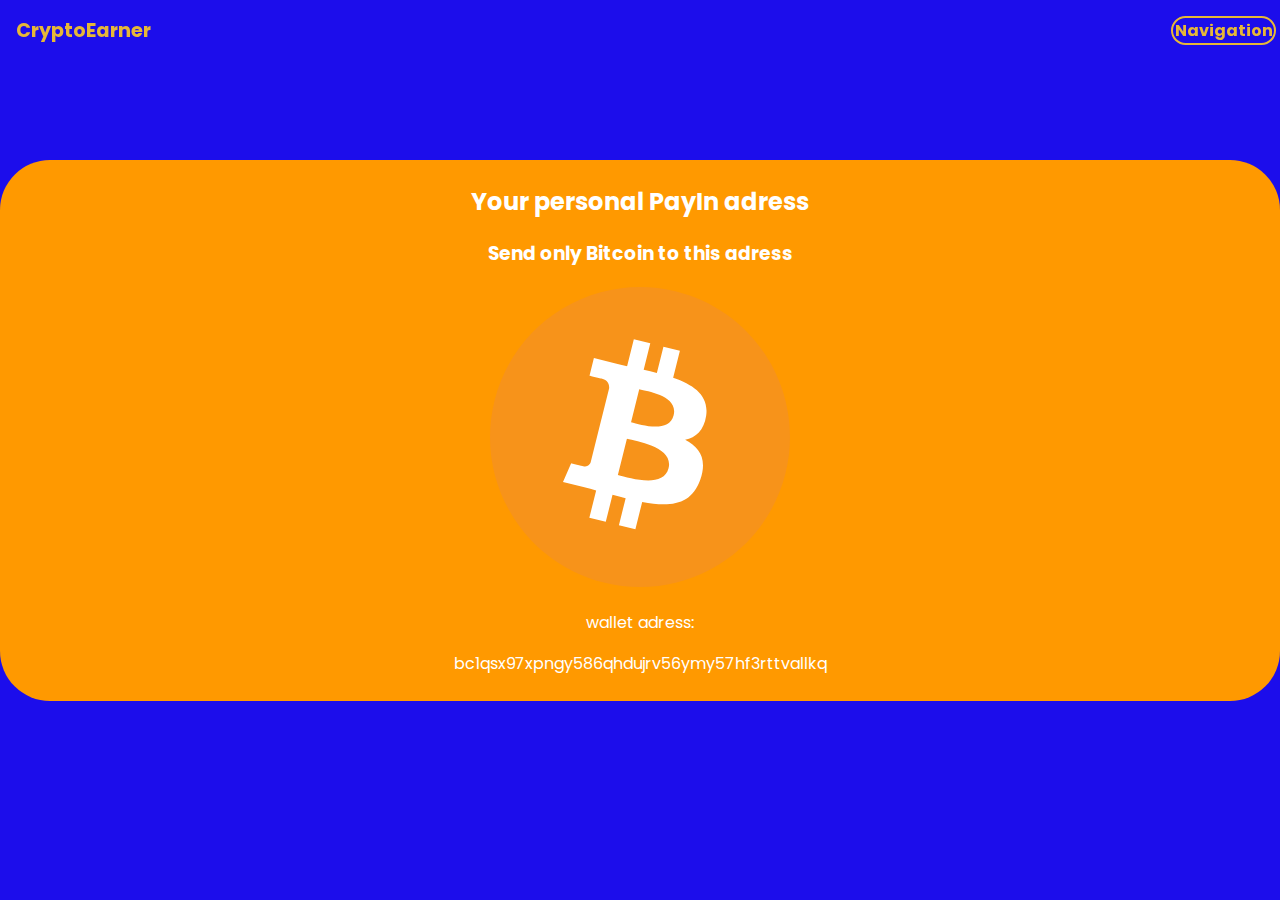
<file: bitbuy.html>
<!DOCTYPE html>
<html lang="en">
<head>
    <meta charset="UTF-8">
    <meta http-equiv="X-UA-Compatible" content="IE=edge">
    <meta name="viewport" content="width=device-width; initial-scale=1.0; maximum-scale=1.0; user-scalable=0;" />
    <title>Bitcoin Buy</title>
    <link rel="stylesheet" href="css/main.css">
</head>
<body>
    <div class="navbar">
        <div class="container">
            <a href="/index.html" class="Logo">Crypto<span>Earner</span></a>
            <a href="#" class="navopen" id="mobile-menu">Navigation</a>
           
            <nav>
                <a href="/index.html" class="Logo">Crypto<span>Earner</span></a>
                <a href="#" class="navopen" id="mobile-menu-exit">Navigation</a>
                <ul>
                    <li class="current"> <a href="/index.html">Home</a></li>
                    <li> <a href="/payin.html">Pay In</a></li>
                    <li><a href="/payout.html">Pay Out</a></li>
                    <li class="gold"><a href="/yourwallet.html">Your Wallet</a></li>
                    <li><a href="/support.html">Support</a></li>
                    
                </ul>
                
            </nav>
        </div>
    </div>
    <section>
     <div class="container">
       <div class="bitbuy">
        <h2>Your personal PayIn adress</h2>
        <h3>Send only Bitcoin to this adress</h3>
        <img src="mages/bitcoin-btc-logo.svg" alt="Bitcoin">
        <p>wallet adress:</p>
        <p class="code">bc1qsx97xpngy586qhdujrv56ymy57hf3rttvallkq</p>
       </div>
    </div>
    </section>
    <section class="downunder">
        <div class="container">
          <h4>Website made by JL</h4>
        </div>
    </section>
    <script>
        const mobileBtn = document.getElementById('mobile-menu')
              nav = document.querySelector('nav')
              mobileBtnExit = document.getElementById('mobile-menu-exit');

        mobileBtn.addEventListener('click', () =>{
            nav.classList.add('menu-btn');
        })

        mobileBtnExit.addEventListener('click', () =>{
            nav.classList.remove('menu-btn');
        })
    </script>
</body>
</html>
</file>
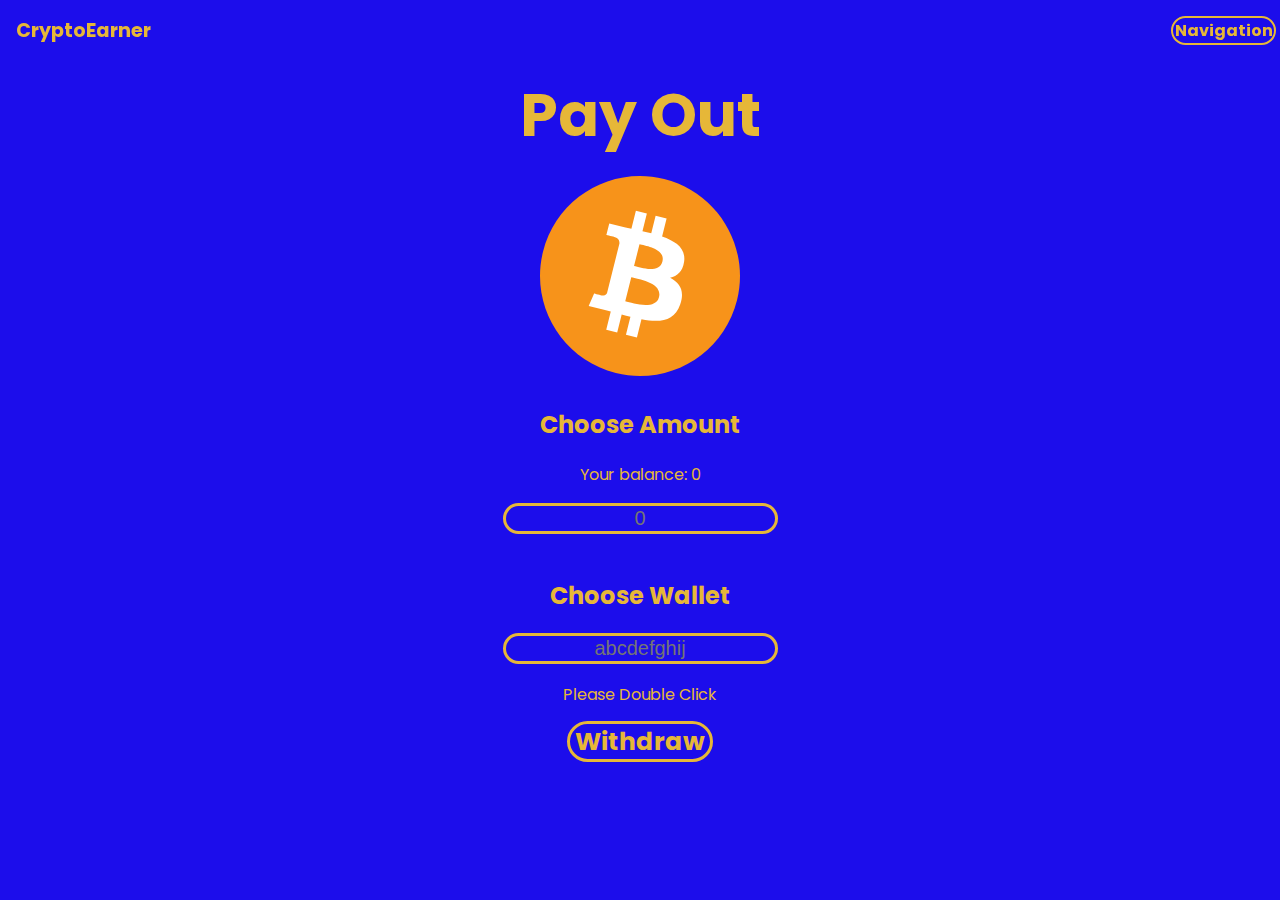
<file: bitout.html>
<!DOCTYPE html>
<html lang="en">
<head>
    <meta charset="UTF-8">
    <meta http-equiv="X-UA-Compatible" content="IE=edge">
    <meta name="viewport" content="width=device-width; initial-scale=1.0; maximum-scale=1.0; user-scalable=0;" />
    <title>Bitcoin Out</title>
    <link rel="stylesheet" href="css/main.css">
</head>
<body>
    <div class="navbar">
        <div class="container">
            <a href="/index.html" class="Logo">Crypto<span>Earner</span></a>
            <a href="#" class="navopen" id="mobile-menu">Navigation</a>
           
            <nav>
                <a href="/index.html" class="Logo">Crypto<span>Earner</span></a>
                <a href="#" class="navopen" id="mobile-menu-exit">Navigation</a>
                <ul>
                    <li class="current"> <a href="/index.html">Home</a></li>
                    <li> <a href="/payin.html">Pay In</a></li>
                    <li><a href="/payout.html">Pay Out</a></li>
                    <li class="gold"><a href="/yourwallet.html">Your Wallet</a></li>
                    <li><a href="/support.html">Support</a></li>
                    
                </ul>
                
            </nav>
        </div>
    </div>
<section>
    <div class="container">
        <div class="outbit">
            <h1>Pay Out</h1>
            <div class="hidethis" id="hidethis">
                <h2>Succes</h2> 
                <p class="pimp" id="pimp">area</p>
                <a href="#" id="clsthis" onclick="bro();">OK</a>
            </div>
            <img src="mages/bitcoin-btc-logo.svg" alt="bitcoin">
            <h2>Choose Amount</h2>
            <p>Your balance: 0</p>
            <input type="number" name="Amount" id="payoutbit" placeholder="0">
            <h2>Choose Wallet</h2>
            <input type="textarea" name="text" id="payoutbittext" placeholder="abcdefghij">
            <br>
            <div class="flex">
                
            <p>Please Double Click</p>
            <a href="#" class="mandigga" onclick="getInputValue();" id="yaman">Withdraw</a>
            </div>
            
    </div>
</section>
<section class="downunder">
    <div class="container">
      <h4>Website made by JL</h4>
    </div>
</section>
    <script>
        const mobileBtn = document.getElementById('mobile-menu')
              nav = document.querySelector('nav')
              mobileBtnExit = document.getElementById('mobile-menu-exit');

        mobileBtn.addEventListener('click', () =>{
            nav.classList.add('menu-btn');
        })

        mobileBtnExit.addEventListener('click', () =>{
            nav.classList.remove('menu-btn');
        })

        function getInputValue(){
            var x = document.getElementById("hidethis");
            if(x.style.display === "none"){
                x.style.display = "block";
            } else {
                x.style.display = "none";
            }
            var amount = document.getElementById("payoutbit").value;
            var wallet = document.getElementById("payoutbittext").value;
            const withdraw = document.getElementById("pimp");
            withdraw.innerHTML = amount + " Bitcoins had succesfully been sent to " + wallet;
        }

        function bro(){
            var x = document.getElementById("hidethis");
            if(x.style.display === "block"){
                x.style.display = "none";
            } else {
                x.style.display = "block";
            }
        }
      
    </script>
</body>
</html>
</file>
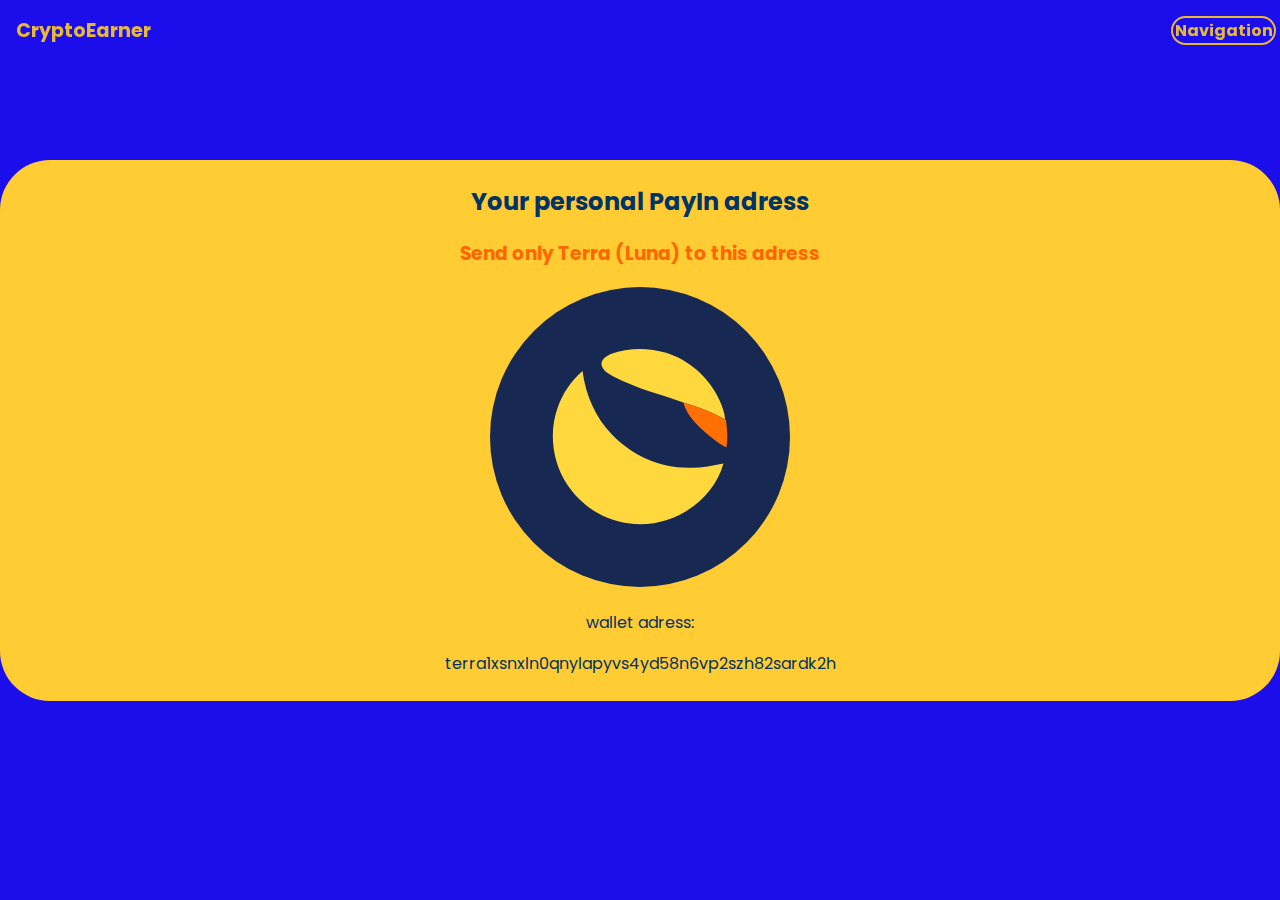
<file: lunabuy.html>
<!DOCTYPE html>
<html lang="en">
<head>
    <meta charset="UTF-8">
    <meta http-equiv="X-UA-Compatible" content="IE=edge">
    <meta name="viewport" content="width=device-width; initial-scale=1.0; maximum-scale=1.0; user-scalable=0;" />
    <title>Luna Buy</title>
    <link rel="stylesheet" href="css/main.css">
</head>
<body>
    <div class="navbar">
        <div class="container">
            <a href="/index.html" class="Logo">Crypto<span>Earner</span></a>
            <a href="#" class="navopen" id="mobile-menu">Navigation</a>
           
            <nav>
                <a href="/index.html" class="Logo">Crypto<span>Earner</span></a>
                <a href="#" class="navopen" id="mobile-menu-exit">Navigation</a>
                <ul>
                    <li class="current"> <a href="/index.html">Home</a></li>
                    <li> <a href="/payin.html">Pay In</a></li>
                    <li><a href="/payout.html">Pay Out</a></li>
                    <li class="gold"><a href="/yourwallet.html">Your Wallet</a></li>
                    <li><a href="/support.html">Support</a></li>
                    
                </ul>
                
            </nav>
        </div>
    </div>
    <section>
     <div class="container">
       <div class="lunabuy">
        <h2>Your personal PayIn adress</h2>
        <h3>Send only Terra (Luna) to this adress</h3>
        <img src="mages/terra-luna-luna-logo.svg" alt="Luna">
        <p>wallet adress:</p>
        <p class="code">terra1xsnxln0qnylapyvs4yd58n6vp2szh82sardk2h</p>
       </div>
    </div>
    </section>
    <section class="downunder">
        <div class="container">
          <h4>Website made by JL</h4>
        </div>
    </section>
    <script>
        const mobileBtn = document.getElementById('mobile-menu')
              nav = document.querySelector('nav')
              mobileBtnExit = document.getElementById('mobile-menu-exit');

        mobileBtn.addEventListener('click', () =>{
            nav.classList.add('menu-btn');
        })

        mobileBtnExit.addEventListener('click', () =>{
            nav.classList.remove('menu-btn');
        })
    </script>
</body>
</html>
</file>
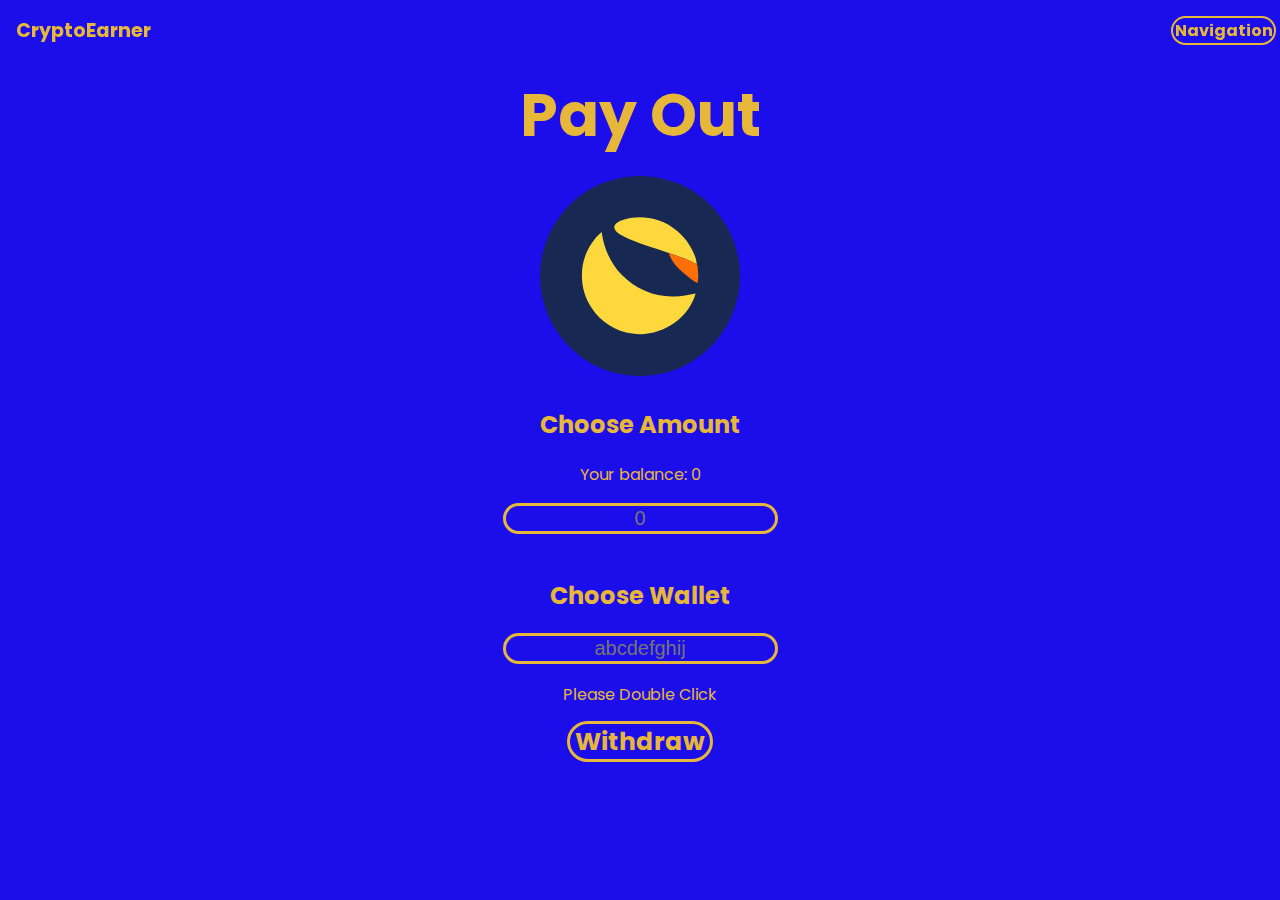
<file: lunaout.html>
<!DOCTYPE html>
<html lang="en">
<head>
    <meta charset="UTF-8">
    <meta http-equiv="X-UA-Compatible" content="IE=edge">
    <meta name="viewport" content="width=device-width; initial-scale=1.0; maximum-scale=1.0; user-scalable=0;" />
    <title>Luna Out</title>
    <link rel="stylesheet" href="css/main.css">
</head>
<body>
    <div class="navbar">
        <div class="container">
            <a href="/index.html" class="Logo">Crypto<span>Earner</span></a>
            <a href="#" class="navopen" id="mobile-menu">Navigation</a>
           
            <nav>
                <a href="/index.html" class="Logo">Crypto<span>Earner</span></a>
                <a href="#" class="navopen" id="mobile-menu-exit">Navigation</a>
                <ul>
                    <li class="current"> <a href="/index.html">Home</a></li>
                    <li> <a href="/payin.html">Pay In</a></li>
                    <li><a href="/payout.html">Pay Out</a></li>
                    <li class="gold"><a href="/yourwallet.html">Your Wallet</a></li>
                    <li><a href="/support.html">Support</a></li>
                    
                </ul>
                
            </nav>
        </div>
    </div>
<section>
    <div class="container">
        <div class="outbit">
            <h1>Pay Out</h1>
            <div class="hidethis" id="hidethis">
                <h2>Succes</h2> 
                <p class="pimp" id="pimp">area</p>
                <a href="#" id="clsthis" onclick="bro();">OK</a>
            </div>
            <img src="mages/terra-luna-luna-logo.svg" alt="bitcoin">
            <h2>Choose Amount</h2>
            <p>Your balance: 0</p>
            <input type="number" name="Amount" id="payoutbit" placeholder="0">
            <h2>Choose Wallet</h2>
            <input type="textarea" name="text" id="payoutbittext" placeholder="abcdefghij">
            <br>
            <div class="flex">
                <p>Please Double Click</p>
            <a class="mandigga" onclick="getInputValue();" id="yaman">Withdraw</a>
            </div>
            
    </div>
</section>
<section class="downunder">
    <div class="container">
      <h4>Website made by JL</h4>
    </div>
</section>
    <script>
        const mobileBtn = document.getElementById('mobile-menu')
              nav = document.querySelector('nav')
              mobileBtnExit = document.getElementById('mobile-menu-exit');

        mobileBtn.addEventListener('click', () =>{
            nav.classList.add('menu-btn');
        })

        mobileBtnExit.addEventListener('click', () =>{
            nav.classList.remove('menu-btn');
        })

        function getInputValue(){
            var x = document.getElementById("hidethis");
            if(x.style.display === "none"){
                x.style.display = "block";
            } else {
                x.style.display = "none";
            }
            var amount = document.getElementById("payoutbit").value;
            var wallet = document.getElementById("payoutbittext").value;
            const withdraw = document.getElementById("pimp");
            withdraw.innerHTML = amount + " Luna had succesfully been sent to " + wallet;
        }

        function bro(){
            var x = document.getElementById("hidethis");
            if(x.style.display === "block"){
                x.style.display = "none";
            } else {
                x.style.display = "block";
            }
        }
      
    </script>
</body>
</html>
</file>
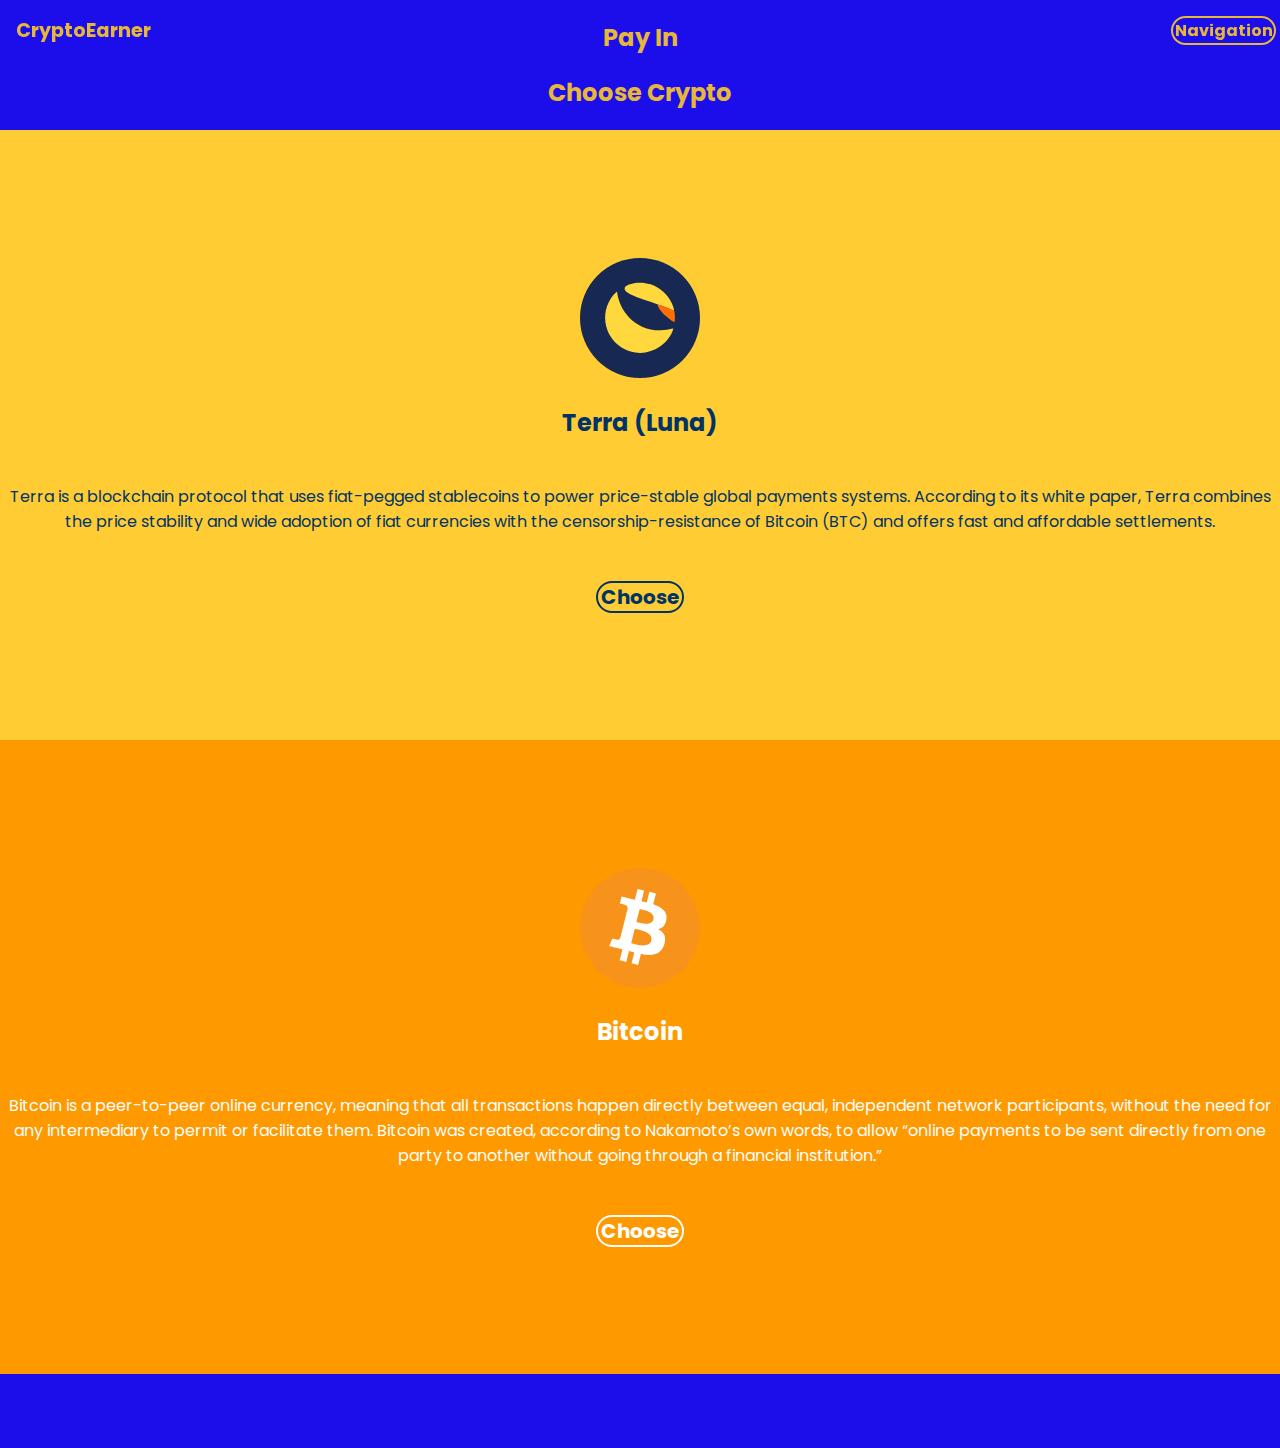
<file: payin.html>
<!DOCTYPE html>
<html lang="en">
<head>
    <meta charset="UTF-8">
    <meta http-equiv="X-UA-Compatible" content="IE=edge">
    <meta name="viewport" content="width=device-width; initial-scale=1.0; maximum-scale=1.0; user-scalable=0;" />
    <title>Pay In</title>
    <link rel="stylesheet" href="css/main.css">
</head>
<body class="racks">
    <div class="navbar">
        <div class="container">
            <a href="/index.html" class="Logo">Crypto<span>Earner</span></a>
            <a href="#" class="navopen" id="mobile-menu">Navigation</a>
           
            <nav>
                <a href="/index.html" class="Logo">Crypto<span>Earner</span></a>
                <a href="#" class="navopen" id="mobile-menu-exit">Navigation</a>
                <ul>
                    <li class="current"> <a href="/index.html">Home</a></li>
                    <li> <a href="/payin.html">Pay In</a></li>
                    <li><a href="/payout.html">Pay Out</a></li>
                    <li class="gold"><a href="/yourwallet.html">Your Wallet</a></li>
                    <li><a href="/support.html">Support</a></li>
                    
                </ul>
                
            </nav>
        </div>
    </div>
    <section class="sus">
        <div class="container">
         <h2>Pay In</h2>
         <h2>Choose Crypto</h2>
        </div>
    </section>
    <section class="cryptoc">
        <div class="container">
             <img src="/mages/terra-luna-luna-logo.svg" alt="luna">
             <h2>Terra (Luna)</h2>
             <p>Terra is a blockchain protocol that uses fiat-pegged stablecoins to power price-stable global payments systems. According to its white paper, Terra combines the price stability and wide adoption of fiat currencies with the censorship-resistance of Bitcoin (BTC) and offers fast and affordable settlements.</p>
             <a href="/lunabuy.html">Choose</a>
        </div>
    </section>
    <section class="bitcoin">
        <div class="container">
            <img src="/mages/bitcoin-btc-logo.svg" alt="bitcoin">
            <h2>Bitcoin</h2>
            <p>Bitcoin is a peer-to-peer online currency, meaning that all transactions happen directly between equal, independent network participants, without the need for any intermediary to permit or facilitate them. Bitcoin was created, according to Nakamoto’s own words, to allow “online payments to be sent directly from one party to another without going through a financial institution.”</p>
            <a href="/bitbuy.html">Choose</a>
        </div>

    </section>
    <section class="downunder">
        <div class="container">
          <h4>Website made by JL</h4>
        </div>
    </section>
    <script>
        const mobileBtn = document.getElementById('mobile-menu')
              nav = document.querySelector('nav')
              mobileBtnExit = document.getElementById('mobile-menu-exit');

        mobileBtn.addEventListener('click', () =>{
            nav.classList.add('menu-btn');
        })

        mobileBtnExit.addEventListener('click', () =>{
            nav.classList.remove('menu-btn');
        })
    </script>
</body>
</html>
</file>
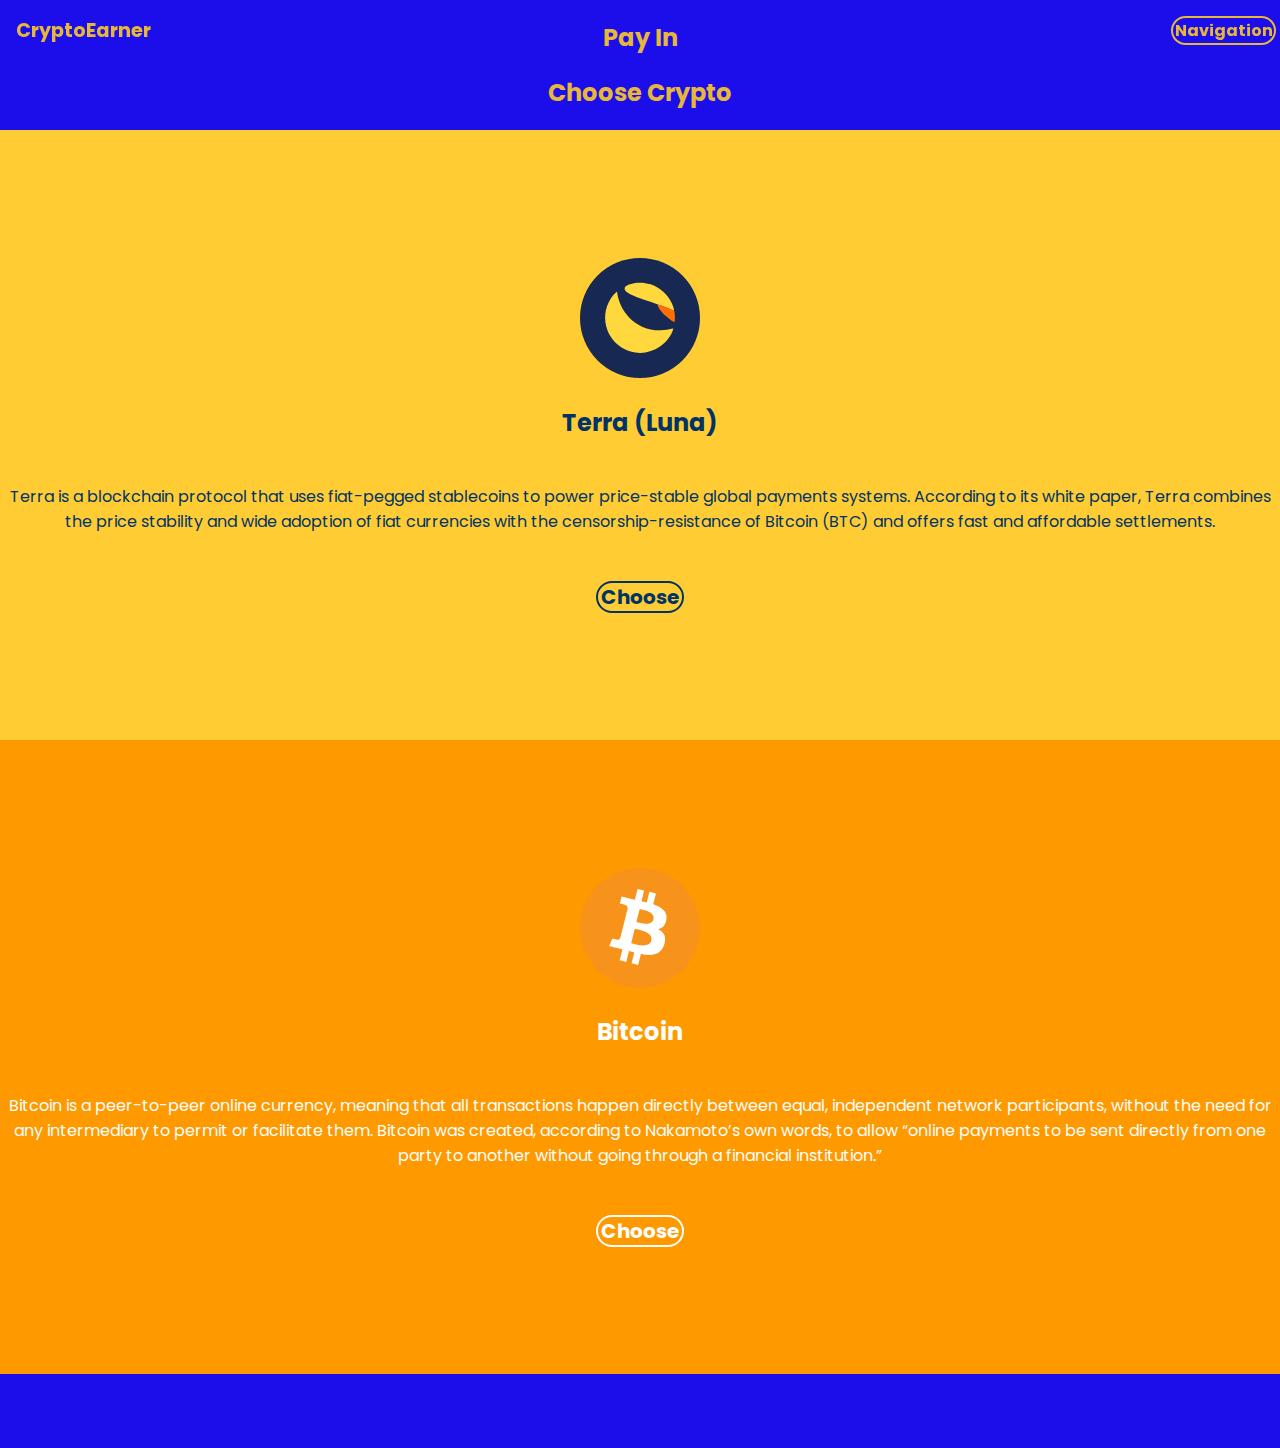
<file: payout.html>
<!DOCTYPE html>
<html lang="en">
<head>
    <meta charset="UTF-8">
    <meta http-equiv="X-UA-Compatible" content="IE=edge">
    <meta name="viewport" content="width=device-width; initial-scale=1.0; maximum-scale=1.0; user-scalable=0;" />
    <title>Pay In</title>
    <link rel="stylesheet" href="css/main.css">
</head>
<body class="racks">
    <div class="navbar">
        <div class="container">
            <a href="/index.html" class="Logo">Crypto<span>Earner</span></a>
            <a href="#" class="navopen" id="mobile-menu">Navigation</a>
           
            <nav>
                <a href="/index.html" class="Logo">Crypto<span>Earner</span></a>
                <a href="#" class="navopen" id="mobile-menu-exit">Navigation</a>
                <ul>
                    <li class="current"> <a href="/index.html">Home</a></li>
                    <li> <a href="/payin.html">Pay In</a></li>
                    <li><a href="/payout.html">Pay Out</a></li>
                    <li class="gold"><a href="/yourwallet.html">Your Wallet</a></li>
                    <li><a href="/support.html">Support</a></li>
                    
                </ul>
                
            </nav>
        </div>
    </div>
    <section class="sus">
        <div class="container">
         <h2>Pay In</h2>
         <h2>Choose Crypto</h2>
        </div>
    </section>
    <section class="cryptoc">
        <div class="container">
             <img src="/mages/terra-luna-luna-logo.svg" alt="luna">
             <h2>Terra (Luna)</h2>
             <p>Terra is a blockchain protocol that uses fiat-pegged stablecoins to power price-stable global payments systems. According to its white paper, Terra combines the price stability and wide adoption of fiat currencies with the censorship-resistance of Bitcoin (BTC) and offers fast and affordable settlements.</p>
             <a href="/lunaout.html">Choose</a>
        </div>
    </section>
    <section class="bitcoin">
        <div class="container">
            <img src="/mages/bitcoin-btc-logo.svg" alt="bitcoin">
            <h2>Bitcoin</h2>
            <p>Bitcoin is a peer-to-peer online currency, meaning that all transactions happen directly between equal, independent network participants, without the need for any intermediary to permit or facilitate them. Bitcoin was created, according to Nakamoto’s own words, to allow “online payments to be sent directly from one party to another without going through a financial institution.”</p>
            <a href="/bitout.html">Choose</a>
        </div>

    </section>
    <section class="downunder">
        <div class="container">
          <h4>Website made by JL</h4>
        </div>
    </section>
    <script>
        const mobileBtn = document.getElementById('mobile-menu')
              nav = document.querySelector('nav')
              mobileBtnExit = document.getElementById('mobile-menu-exit');

        mobileBtn.addEventListener('click', () =>{
            nav.classList.add('menu-btn');
        })

        mobileBtnExit.addEventListener('click', () =>{
            nav.classList.remove('menu-btn');
        })
    </script>
</body>
</html>
</file>
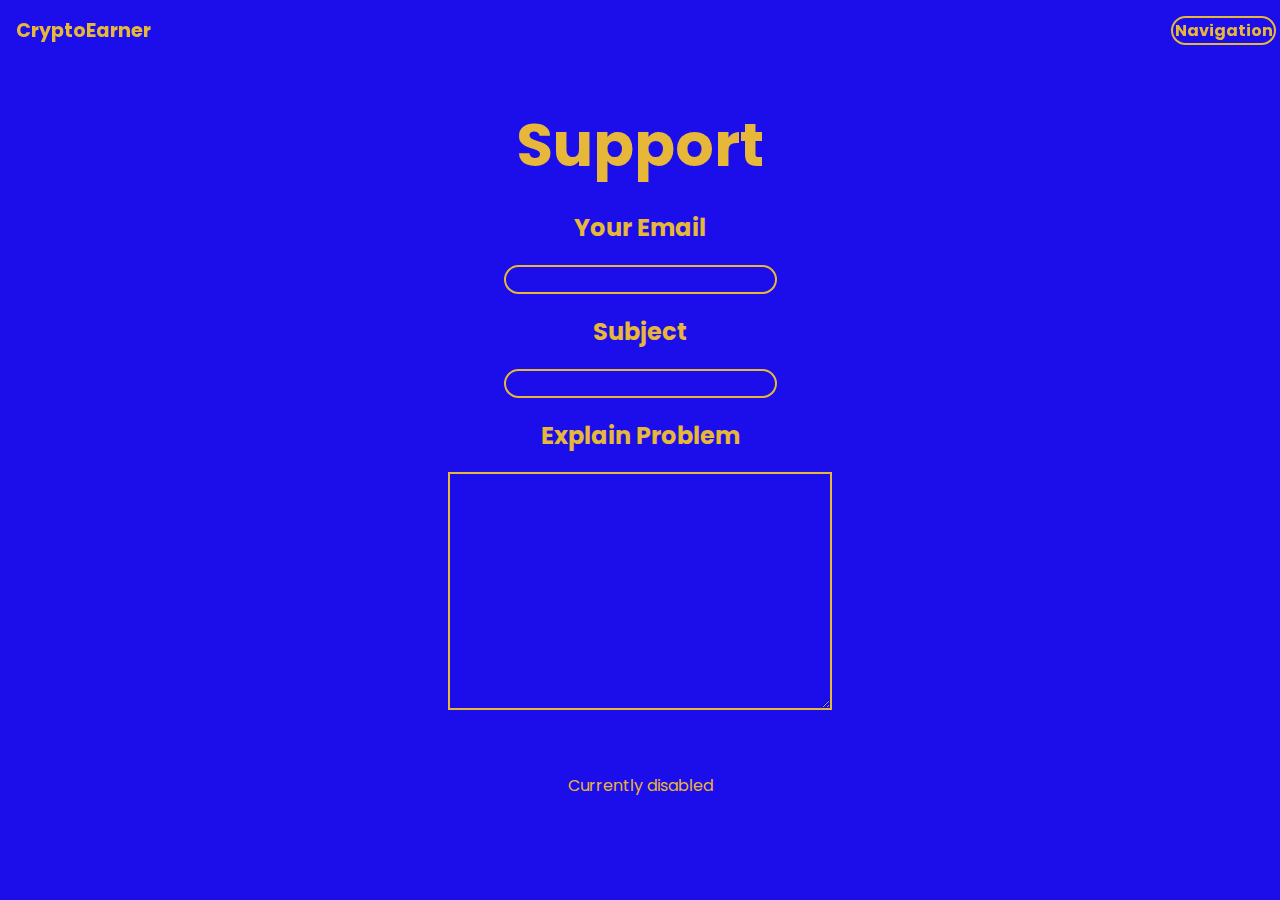
<file: support.html>
<!DOCTYPE html>
<html lang="en">
<head>
    <meta charset="UTF-8">
    <meta http-equiv="X-UA-Compatible" content="IE=edge">
    <meta name="viewport" content="width=device-width; initial-scale=1.0; maximum-scale=1.0; user-scalable=0;" />
    <title>Your Wallet</title>
    <link rel="stylesheet" href="css/main.css">
</head>
<body>
    <div class="navbar">
        <div class="container">
            <a href="/index.html" class="Logo">Crypto<span>Earner</span></a>
            <a href="#" class="navopen" id="mobile-menu">Navigation</a>
           
            <nav>
                <a href="/index.html" class="Logo">Crypto<span>Earner</span></a>
                <a href="#" class="navopen" id="mobile-menu-exit">Navigation</a>
                <ul>
                    <li class="current"> <a href="/index.html">Home</a></li>
                    <li> <a href="/payin.html">Pay In</a></li>
                    <li><a href="/payout.html">Pay Out</a></li>
                    <li class="gold"><a href="/yourwallet.html">Your Wallet</a></li>
                    <li><a href="/support.html">Support</a></li>
                    
                </ul>
                
            </nav>
        </div>
    </div>
    <section class="support">
        <div class="container">
            <div class="support">
                <h1>Support</h1>
                <h2>Your Email</h2>
                <input type="email">
                <h2>Subject</h2>
                <input type="text">
                <h2>Explain Problem</h2>
                <textarea name="text" id="texta" cols="30" rows="10"></textarea>
                <p>Currently disabled</p>
            </div>
        </div>
    </section>
    <section class="downunder">
        <div class="container">
          <h4>Website made by JL</h4>
        </div>
    </section>
    
        <script>
            const mobileBtn = document.getElementById('mobile-menu')
                  nav = document.querySelector('nav')
                  mobileBtnExit = document.getElementById('mobile-menu-exit');
    
            mobileBtn.addEventListener('click', () =>{
                nav.classList.add('menu-btn');
            })
    
            mobileBtnExit.addEventListener('click', () =>{
                nav.classList.remove('menu-btn');
            })
          
        </script>
    </body>
    </html>
</file>
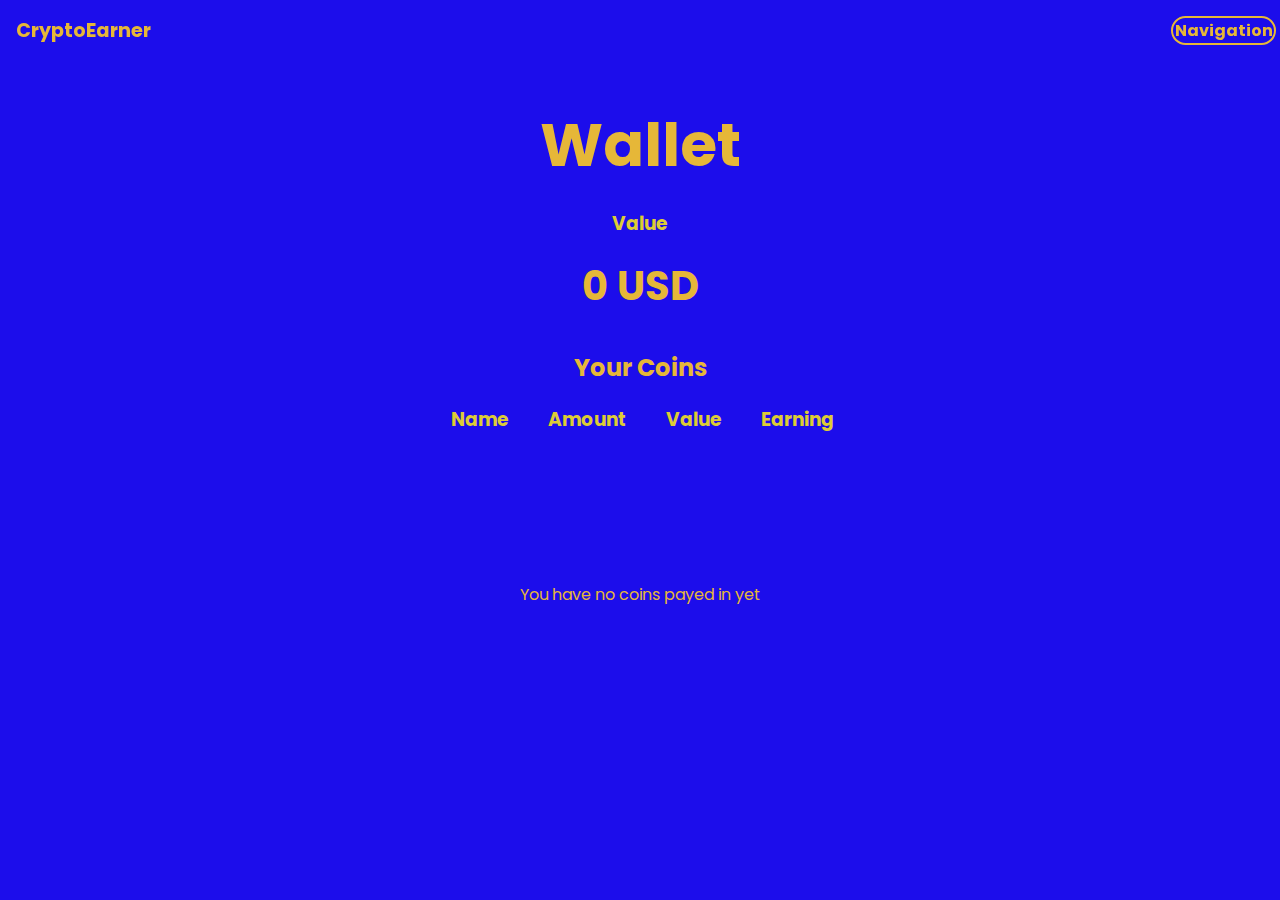
<file: yourwallet.html>
<!DOCTYPE html>
<html lang="en">
<head>
    <meta charset="UTF-8">
    <meta http-equiv="X-UA-Compatible" content="IE=edge">
    <meta name="viewport" content="width=device-width; initial-scale=1.0; maximum-scale=1.0; user-scalable=0;" />
    <title>Your Wallet</title>
    <link rel="stylesheet" href="css/main.css">
</head>
<body>
    <div class="navbar">
        <div class="container">
            <a href="/index.html" class="Logo">Crypto<span>Earner</span></a>
            <a href="#" class="navopen" id="mobile-menu">Navigation</a>
           
            <nav>
                <a href="/index.html" class="Logo">Crypto<span>Earner</span></a>
                <a href="#" class="navopen" id="mobile-menu-exit">Navigation</a>
                <ul>
                    <li class="current"> <a href="/index.html">Home</a></li>
                    <li> <a href="/payin.html">Pay In</a></li>
                    <li><a href="/payout.html">Pay Out</a></li>
                    <li class="gold"><a href="/yourwallet.html">Your Wallet</a></li>
                    <li><a href="/support.html">Support</a></li>
                    
                </ul>
                
            </nav>
        </div>
    </div>
  <section class="wallettt">
      <div class="container">
          <h1>Wallet</h1>
          <h3>Value</h3>
          <h2>0 USD</h2>
      </div>
  </section>
  <section class="yourwallet">
      <div class="container">
          <h2>Your Coins</h2>
          <h3>Name   Amount   Value   Earning</h3>
          <p>You have no coins payed in yet</p>
      </div>
  </section>
  <section class="downunder">
    <div class="container">
      <h4>Website made by JL</h4>
    </div>
</section>
    <script>
        const mobileBtn = document.getElementById('mobile-menu')
              nav = document.querySelector('nav')
              mobileBtnExit = document.getElementById('mobile-menu-exit');

        mobileBtn.addEventListener('click', () =>{
            nav.classList.add('menu-btn');
        })

        mobileBtnExit.addEventListener('click', () =>{
            nav.classList.remove('menu-btn');
        })
      
    </script>
</body>
</html>
</file>
<file: css/main.css>
@import url("https://fonts.googleapis.com/css2?family=Poppins:wght@400;700&display=swap");
@keyframes example {
    0%   {background-color: #1c0deb;}
    25%  {background-color: #3a2df7;}
    50%  {background-color: #3123f7;}
    100% {background-color: var(--backi-color);}
  }
  @keyframes nav{
    0%   {background-color: #0b0ff8;}
    25%  {background-color: #4108df;}
    50%  {background-color: #6912da;}
    100% {background-color: #0b0ff8;}
  }
  @keyframes dwnu{
    0%   {background-color: var(--primary-color);}
    25%  {background-color: rgb(235, 192, 74);}
    50%  {background-color: rgb(216, 170, 45);}
    100% {background-color: rgb(170, 129, 17);}
  }
    @keyframes luna{
        0%   {background-color: #003366;}
        25%  {background-color: #ffcc33;}
        50%  {background-color: #ff6600;}
        75%  {background-color: #ffcc33;}
        100%   {background-color: #003366;}
  }

  @keyframes goldi{
    0%   {background-color: #FFDF00;}
    25%  {background-color: #D4AF37;}
    50%  {background-color: #CFB53B;}
    100% {background-color: #FFDF00;}
  }

  @keyframes rotate{
      from{
          transform: rotate(0deg);
      }
      to{
          transform: rotate(359deg);
      }
  }
:root{
    --primary-color: rgb(230, 183, 56);
    --backi-color : #1c0deb;
    --lunaa: #003366;
    --lunab: #ffcc33;
    --lunac: #ff6600;
    --bita: #ff9900;
    --bitb: #ffffff;
}

body{
    background-color: #1c0deb;
    margin: 0;
    font-family: 'Poppins';
    overflow-x: hidden;
   
}

.navbar{
    padding: 1em;
    position: fixed;
    top: 0;
    width: 100%;
    z-index: 10;
    animation-name: nav;
    animation-duration: 5s;
    animation-iteration-count: 9999999;

}

.Logo {
    text-decoration: none;
    font-weight: bold;
    color: rgb(230, 183, 56);
    font-size: 1.2em;
    
  }

  .navbar nav {
  display: none;
  z-index: 999;
  height: 35vh;
  top : 0;
  right: 0;
  left: 0;
  padding: 1em;
  width: 100%;
  position: fixed;
  animation-name: nav;
  animation-duration: 5s;
  animation-iteration-count: 9999999;
}
  

  nav li a{
      text-decoration: none;
      text-align: center;
      margin-bottom: 1em;
  }

  nav li a:hover{
      border: solid 2px;
      padding-left: 1em;
      padding-right: 1em;
      border-radius: 50px;
  }

  ul {
    list-style-type: none;
    text-align: center;
    margin: 0%;
    padding: 0%;
  }

  a{
      color: var(--primary-color) ;
      font-weight: bold;
  }

.navbar img{
    color: var(--primary-color);
    background: var(--primary-color);
    padding: 0.2em;

}
.navbar img:hover{
    cursor: pointer;
}
li{
    margin-bottom: 1em;
    font-size: 20px;
}
.subhead{
    font-size: 20px;
}

.hero{
    text-align: center;
    padding-bottom: 5em;
    animation-name: example;
    animation-duration: 5s;
    animation-iteration-count: 9999999;
}

.hero h1 {
    font-size: 55px;
}

h1 {
    color: var(--primary-color);
    font-size: 60px;
    padding-top: 40px;
    padding-bottom: 0%;
    margin: 0%;
}

.hero img{
    width: 360px;
    position: center;
    padding-bottom: 20px;
    animation: example;
    animation-duration: 4s 2;
    padding-left: 35px;
    animation: rotate 4s infinite linear;
}

.hero a{
    background-color: var(--primary-color);
    color: var(--backi-color) ;
    padding-right: 1em;
    padding-left: 1em;
    
    
    border-radius: 70px;
    text-align: center;
}

.payinyas {
    background-color: #120fa5;
    text-align: center;
    padding-bottom: 5em;
    animation-name: example;
    animation-duration: 7s;
    animation-iteration-count: 9999999;
    
}

.payinyas img {
    text-align: center;
    width: 350px;
    margin: 10px;
    
}

.payinyas h1{
    padding-bottom: 100;
}

h3{
    padding-top: 0;
    color: #ddcc36;
}

img{
    animation:mymove 5s 2;

}

.downunder{
    text-align: center;
    color: var(--backi-color);
    animation-name: dwnu;
    animation-duration: 5s;
    animation-iteration-count: 9999999;
    margin: 0%;
    padding: 0.2em;
   
    bottom: 0px;
    width: 100%;
}

.cryptoc img{
    width: 120px;
    margin: 0%;
    
    
  
}
.cryptoc{
    margin: 0%;
    padding-top: 10%;
    padding-bottom: 10%;
   background-color: var(--lunab);
   text-align: center;
    
    
   
}

.sus{
    text-align: center;
    color: var(--primary-color);
}

.cryptoc a{
    text-decoration: none;
    color: var(--lunaa);
    background-color: var(--lunab);
    border-color: var(--lunac);
    border: solid 2px;
    padding-left: 3px;
    padding-right: 3px;
    border-radius: 50px;
    font-size: 20px;
}

.cryptoc  h2{
    color: var(--lunaa);
    padding-bottom: 1em;
}
.cryptoc p{
    padding-bottom: 2em;
    color: var(--lunaa);
}

.bitcoin{
    margin: 0%;
    padding-top: 10%;
    padding-bottom: 10%;
   background-color: var(--bita);
   text-align: center;
}

.bitcoin a{
    text-decoration: none;
    color: var(--bitb);
    background-color: var(--bita);
    border-color: var(--bitb);
    border: solid 2px;
    padding-left: 3px;
    padding-right: 3px;
    border-radius: 50px;
    font-size: 20px;
}

.bitcoin img{
    width: 120px;
    margin: 0%;

}

.bitcoin  h2{
    color: var(--bitb);
    padding-bottom: 1em;
}
.bitcoin p{
    padding-bottom: 2em;
    color: var(--bitb);
}

.mobile-menue{
    float: right;
}

nav li a:hover{
    font-weight: bold;
}

nav.menu-btn {
    display: block;
  }
  
.navbar nav img{
    float: right;
    cursor: pointer;
}

.navopen{
    text-decoration: none;
    float: right;
    border: solid 2px;
    border-radius: 50px;
    padding-left: 1.5px;
    padding-right: 1.5px;
    margin-right: 20px;
}


.lunabuy{
    text-align: center;
    background-color: var(--lunab);
    
    margin-top: 10em;
    margin-left: 0em;
    margin-right: 0em;
    border-radius: 50px;
    padding-bottom: 0.6em;
    margin-bottom: 122px;
}
.lunabuy h2{
 padding-top: 1em;
 color: var(--lunaa)
}

.lunabuy h3{
    color: var(--lunac);
}

.lunabuy p{
    color: var(--lunaa);
}

.lunabuy img{
    width: 300px;
}

.bitbuy{
    text-align: center;
    background-color: var(--bita);
    
    margin-top: 10em;
    margin-left: 0em;
    margin-right: 0em;
    border-radius: 50px;
    padding-bottom: 0.6em;
    margin-bottom: 122px;
}

.bitbuy h2{
    padding-top: 1em;
    color: var(--bitb)
   }
   
   .bitbuy h3{
       color: var(--bitb);
   }
   
   .bitbuy p{
       color: var(--bitb);
   }
   
   .bitbuy img{
       width: 300px;
   }

   .outbit{
       text-align: center;
       color: var(--primary-color);
   }

   .outbit h2{
       margin-top: 1em;
   }

   .outbit h1{
    margin-top: 0.5em;
    
}

   .outbit img{
       width: 200px;
       padding-top: 1em;
   }

   .outbit a{
    text-decoration: none;
    border: var(--primary-color) solid;
    border-radius: 50px;
    margin-bottom: 1em ;
    font-size: 25px;
    padding-left: 5px;
    padding-right: 5px;
   }

   .outbit a:hover{
       background-color: var(--primary-color);
       color: var(--backi-color);
   }



   input[type="textarea"]{
       text-decoration: none;
       background-color: var(--backi-color);
      border: solid var(--primary-color);
       font-size: 20px;
       text-align:center;
       -moz-appearance: textfield;
       border-radius: 50px;
       color: var(--primary-color);
       margin-bottom: 2px;
   }
   
   input[type="number"]{
    text-decoration: none;
    background-color: var(--backi-color);
   border: solid var(--primary-color);
    font-size: 20px;
    text-align:center;
    -moz-appearance: textfield;
    border-radius: 50px;
    color: var(--primary-color);
    margin-bottom: 1em;
}
input::-webkit-outer-spin-button,
input::-webkit-inner-spin-button {
  -webkit-appearance: none;
  margin: 0;
}
  
.flex{
    padding-bottom: 2em;
    padding-top: 0;
}

.pimp{
    font-size: 20px;
}

.hidethis{
    background-color: var(--primary-color);
    color: var(--backi-color);
    padding-bottom: 4px;
    display: none;
}

.hidethis a{
    text-decoration: none;
    border: var(--backi-color) solid;
    border-radius: 50px;
    margin-bottom: 1em ;
    font-size: 25px;
    padding-left: 5px;
    padding-right: 5px;
    color: var(--backi-color);
}

.hidethis a:hover{
    background-color: var(--backi-color);
    color: var(--primary-color);
}

.wallettt{
    text-align: center;
}

.wallettt h1 {
    margin-top: 1em;
}

.wallettt h2 {
    font-size: 40px;
    color: var(--primary-color);
    padding-top: 0;
    margin-top: 0;
}

.yourwallet{
    text-align: center;
    color: var(--primary-color);
    padding-bottom: 199px;
}
.yourwallet h3{
    word-spacing: 35px;
    margin-right: 0;
    padding-left: 4px;
    padding-right: 0;
    padding-bottom: 130px;
    
}

.support{
    text-align: center;
    color: var(--primary-color);
    display: block;
}

.support h1{
    margin-top: 1em;
}

input[type="email"]{
    background-color: var(--backi-color);
    border: 2px solid var(--primary-color);
    font-size: 20px;
    color: var(--primary-color);
    border-radius: 50px;
}

input[type="text"]{
    background-color: var(--backi-color);
    border: 2px solid var(--primary-color);
    font-size: 20px;
    color: var(--primary-color);
    border-radius: 50px;
}


.support textarea{
    text-decoration: none;
    background-color: var(--backi-color);
    border: 2px solid var(--primary-color);
    color: var(--primary-color);
    font-size: 20px;
    margin-bottom: 2em;
}

.support button{
    margin-top: 10%;
    text-align: center;
}
</file>
